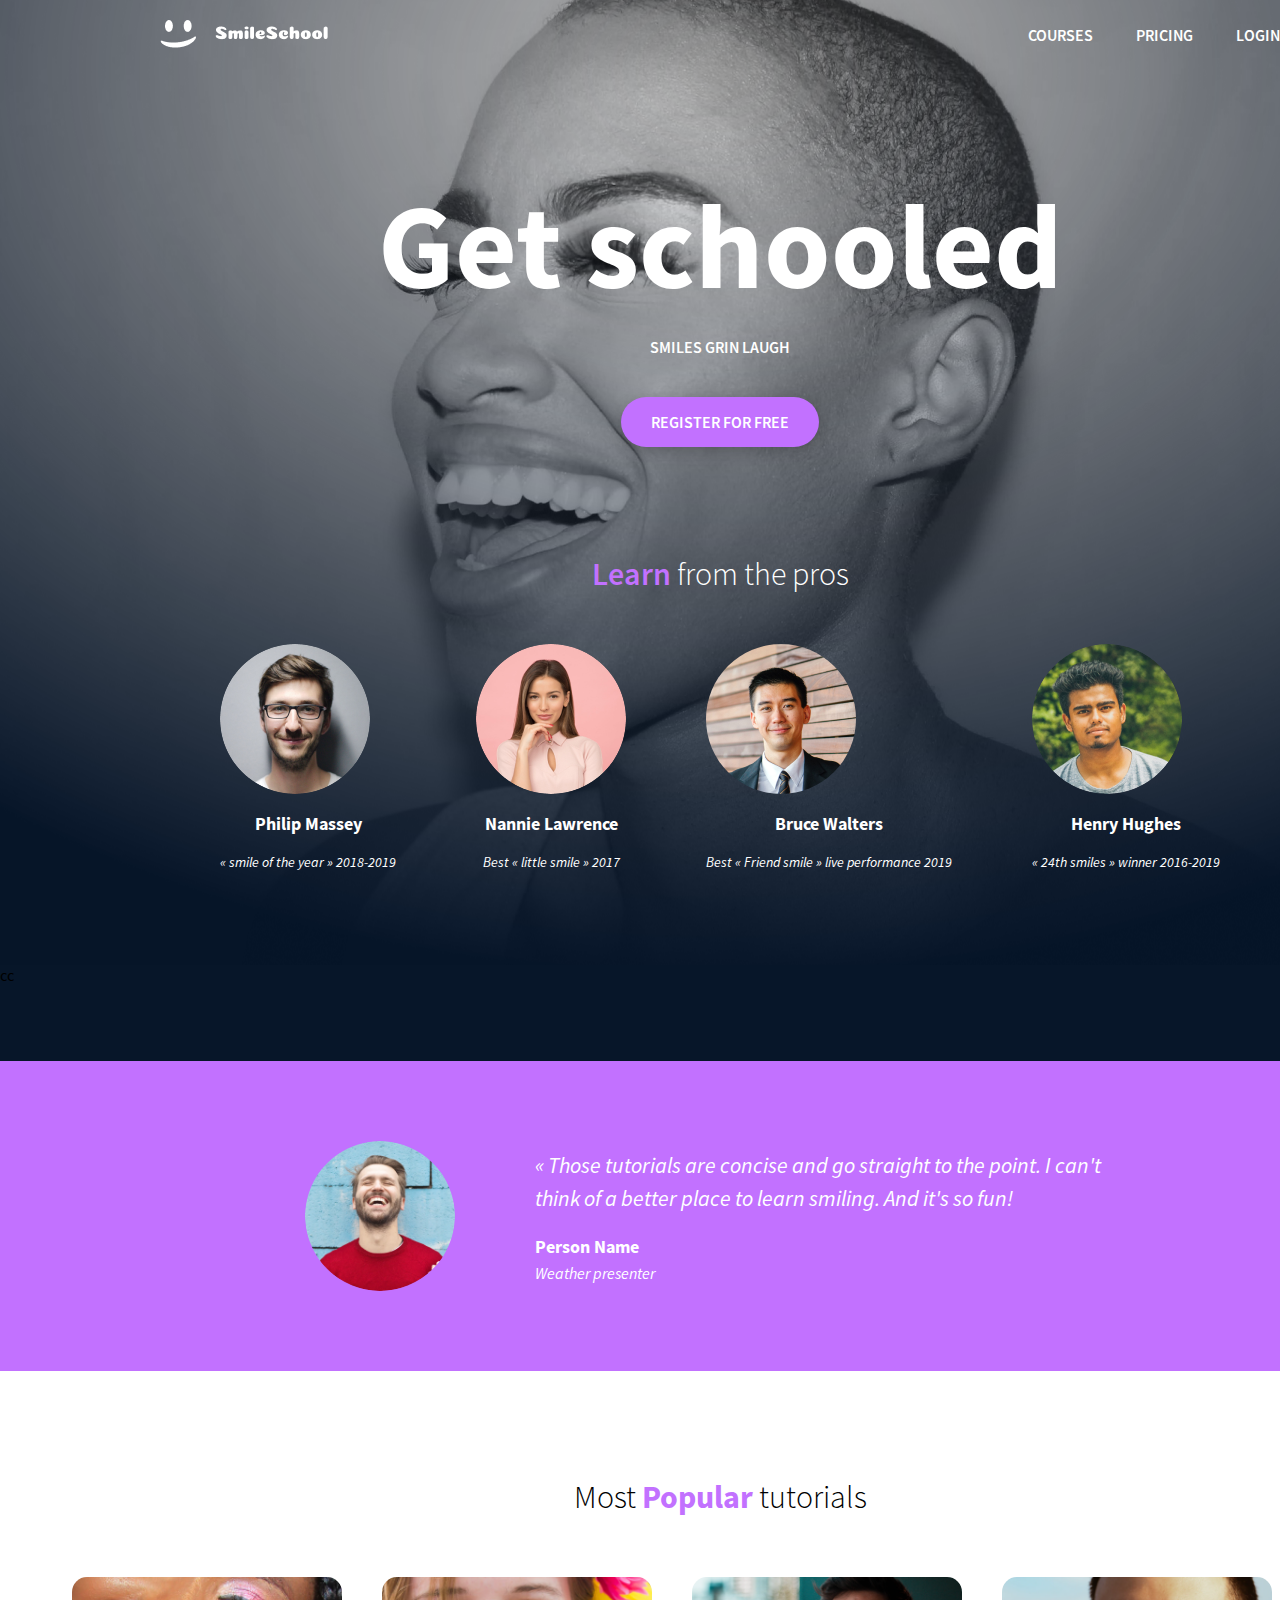
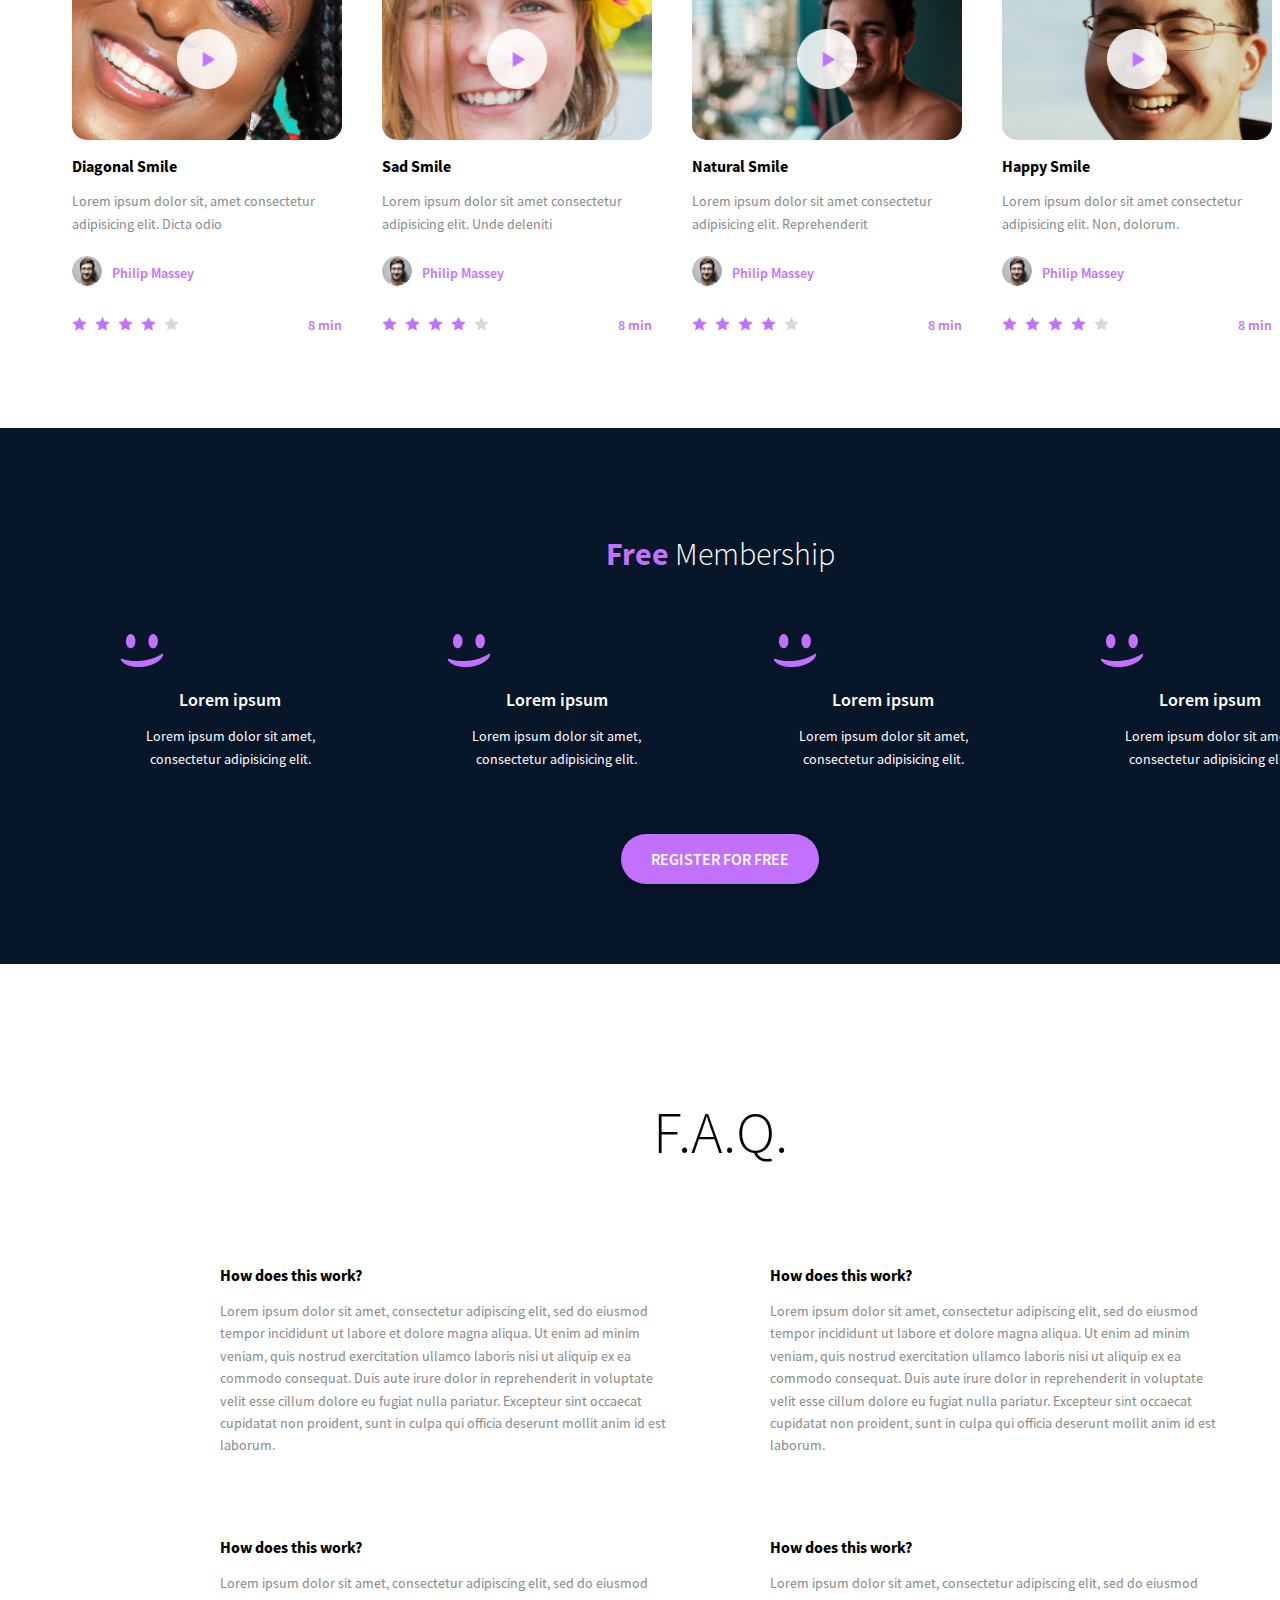
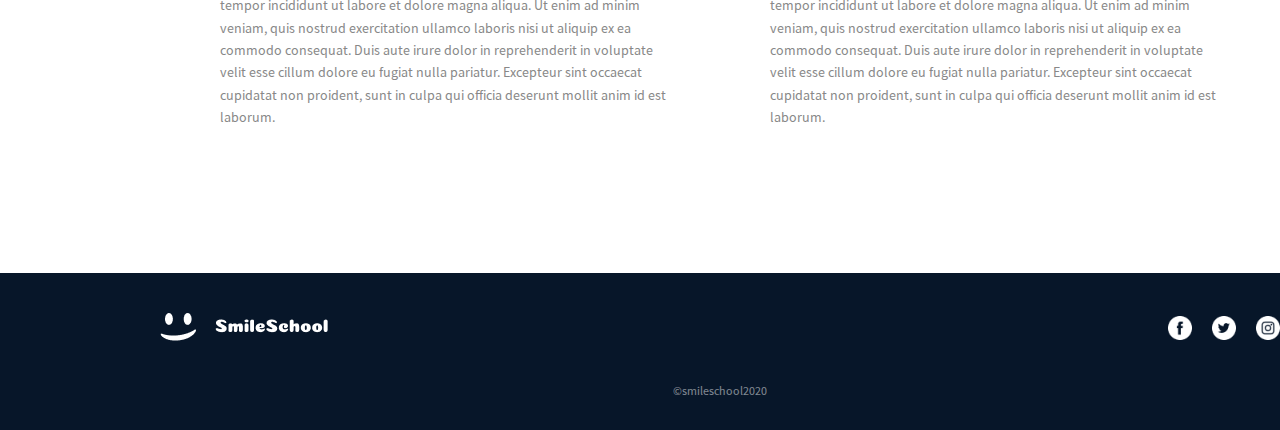
<file: css_advanced/index.html>
<!DOCTYPE html>
<html lang="en">
  <head>
    <meta charset="UTF-8" />
    <meta name="viewport" content="width=device-width, initial-scale=1.0" />
    <title>Homepage - CSS Advanced</title>
    <link rel="stylesheet" href="styles.css" />
  </head>
  <body>
    <!-- Navigation Section -->
    <div class="banner">
      <header>
        <img src="image/logo.png" alt="" class="logo" />
        <nav>
          <a href="">COURSES</a>
          <a href="">PRICING</a>
          <a href="">LOGIN</a>
        </nav>
      </header>

      <!-- Header Section -->
      <div class="main">
        <section class="main1">
          <div>
            <h1>Get schooled</h1>
            <p class="sgl">SMILES GRIN LAUGH</p>
            <button class="first-button">REGISTER FOR FREE</button>
          </div>
          <div class="pro-sect">
            <h2 class="heading2">
              <span class="learn">Learn</span> from the pros
            </h2>
            <div class="pros">
              <div>
                <img src="image/1.png" alt="portrait-photo" />
                <h3 class="name">Philip Massey</h3>
                <p class="pro-content">« smile of the year » 2018-2019</p>
              </div>
              <div>
                <img src="image/3.png" alt="portrait-photo" />
                <h3 class="name">Nannie Lawrence</h3>
                <p class="pro-content">Best « little smile » 2017</p>
              </div>
              <div>
                <img
                  src="image/2.png"
                  alt="portrait-photo"
                  style="border-radius: 50%"
                />
                <h3 class="name">Bruce Walters</h3>
                <p class="pro-content">
                  Best « Friend smile » live performance 2019
                </p>
              </div>
              <div>
                <img src="image/4.png" alt="portrait-photo" />
                <h3 class="name">Henry Hughes</h3>
                <p class="pro-content">« 24th smiles » winner 2016-2019</p>
              </div>
            </div>
          </div>
        </section>
      </div>
    </div>
    <div class="blank">cc</div>

    <main>
      <!-- Testimonial Section -->
      <section id="testimonial-section">
        <div class="testimonial">
          <div>
            <img src="image/5.png" alt="smiling face" />
          </div>
          <div class="qcontent">
            <cite
              >« Those tutorials are concise and go straight to the point. I
              can't think of a better place to learn smiling. And it's so
              fun!</cite
            >
            <p class="qname">Person Name</p>
            <i class="qtitle">Weather presenter</i>
          </div>
        </div>
      </section>

      <!-- Tutorial Section -->
      <section class="tutorial-section">
        <h2 class="thead">
          Most <span class="popular">Popular</span> tutorials
        </h2>
        <div class="tutorial">
          <div class="smile">
            <div class="img-parent">
              <img src="image/9.png" alt="" class="image1" />
              <img src="image/play.png" alt="" class="image2" />
            </div>
            <div class="tutorial-content">
              <h3>Diagonal Smile</h3>
              <p class="lorem">
                Lorem ipsum dolor sit, amet consectetur adipisicing elit. Dicta
                odio
              </p>
              <div class="tutor">
                <img src="image/1(1).png" alt="" class="tutor-img" />
                <h3 class="tname">Philip Massey</h3>
              </div>
              <div class="rate-time">
                <img src="image/rating.png" alt="" class="rate" />
                <p class="time">8 min</p>
              </div>
            </div>
          </div>
          <div class="smile">
            <div class="img-parent">
              <img src="image/7.png" alt="" class="image1" />
              <img src="image/play.png" alt="" class="image2" />
            </div>
            <div class="tutorial-content">
              <h3>Sad Smile</h3>
              <p class="lorem">
                Lorem ipsum dolor sit amet consectetur adipisicing elit. Unde
                deleniti
              </p>
              <div class="tutor">
                <img src="image/1.png" alt="" class="tutor-img" />
                <h3 class="tname">Philip Massey</h3>
              </div>
              <div class="rate-time">
                <img src="image/rating.png" alt="" class="rate" />
                <p class="time">8 min</p>
              </div>
            </div>
          </div>
          <div class="smile">
            <div class="img-parent">
              <img src="image/8.png" alt="" class="image1" />
              <img src="image/play.png" alt="" class="image2" />
            </div>
            <div class="tutorial-content">
              <h3>Natural Smile</h3>
              <p class="lorem">
                Lorem ipsum dolor sit amet consectetur adipisicing elit.
                Reprehenderit
              </p>
              <div class="tutor">
                <img src="image/1(1).png" alt="" class="tutor-img" />
                <h3 class="tname">Philip Massey</h3>
              </div>
              <div class="rate-time">
                <img src="image/rating.png" alt="" class="rate" />
                <p class="time">8 min</p>
              </div>
            </div>
          </div>
          <div class="smile">
            <div class="img-parent">
              <img src="image/6.png" alt="" class="image1" />
              <img src="image/play.png" alt="" class="image2" />
            </div>
            <div class="tutorial-content">
              <h3>Happy Smile</h3>
              <p class="lorem">
                Lorem ipsum dolor sit amet consectetur adipisicing elit. Non,
                dolorum.
              </p>
              <div class="tutor">
                <img src="image/1(1).png" alt="" class="tutor-img" />
                <h3 class="tname">Philip Massey</h3>
              </div>
              <div class="rate-time">
                <img src="image/rating.png" alt="" class="rate" />
                <p class="time">8 min</p>
              </div>
            </div>
          </div>
        </div>
      </section>

      <!-- Membership Section -->
      <section class="membership-section">
        <h2 class="mhead"><span class="free">Free</span> Membership</h2>
        <div class="membership-content">
          <div class="membership">
            <img src="image/smile(1).png" alt="" />
            <h3 class="mshead">Lorem ipsum</h3>
            <p class="mscon">
              Lorem ipsum dolor sit amet, consectetur adipisicing elit.
            </p>
          </div>
          <div class="membership">
            <img src="image/smile(1).png" alt="" />
            <h3 class="mshead">Lorem ipsum</h3>
            <p class="mscon">
              Lorem ipsum dolor sit amet, consectetur adipisicing elit.
            </p>
          </div>
          <div class="membership">
            <img src="image/smile(1).png" alt="" />
            <h3 class="mshead">Lorem ipsum</h3>
            <p class="mscon">
              Lorem ipsum dolor sit amet, consectetur adipisicing elit.
            </p>
          </div>
          <div class="membership">
            <img src="image/smile(1).png" alt="" />
            <h3 class="mshead">Lorem ipsum</h3>
            <p class="mscon">
              Lorem ipsum dolor sit amet, consectetur adipisicing elit.
            </p>
          </div>
        </div>
        <button class="mbutton" type="submit">REGISTER FOR FREE</button>
      </section>

      <!-- F.A.Q Section -->
      <section class="faq-section">
        <h2 class="faqhead">F.A.Q.</h2>
        <div class="faq">
          <div class="faq-sec">
            <h3 class="fhead">How does this work?</h3>
            <p class="faq-con">
              Lorem ipsum dolor sit amet, consectetur adipiscing elit, sed do
              eiusmod tempor incididunt ut labore et dolore magna aliqua. Ut
              enim ad minim veniam, quis nostrud exercitation ullamco laboris
              nisi ut aliquip ex ea commodo consequat. Duis aute irure dolor in
              reprehenderit in voluptate velit esse cillum dolore eu fugiat
              nulla pariatur. Excepteur sint occaecat cupidatat non proident,
              sunt in culpa qui officia deserunt mollit anim id est laborum.
            </p>
          </div>
          <div class="faq-sec">
            <h3 class="fhead">How does this work?</h3>
            <p class="faq-con">
              Lorem ipsum dolor sit amet, consectetur adipiscing elit, sed do
              eiusmod tempor incididunt ut labore et dolore magna aliqua. Ut
              enim ad minim veniam, quis nostrud exercitation ullamco laboris
              nisi ut aliquip ex ea commodo consequat. Duis aute irure dolor in
              reprehenderit in voluptate velit esse cillum dolore eu fugiat
              nulla pariatur. Excepteur sint occaecat cupidatat non proident,
              sunt in culpa qui officia deserunt mollit anim id est laborum.
            </p>
          </div>
        </div>
        <div class="faq">
          <div class="faq-sec">
            <h3 class="fhead">How does this work?</h3>
            <p class="faq-con">
              Lorem ipsum dolor sit amet, consectetur adipiscing elit, sed do
              eiusmod tempor incididunt ut labore et dolore magna aliqua. Ut
              enim ad minim veniam, quis nostrud exercitation ullamco laboris
              nisi ut aliquip ex ea commodo consequat. Duis aute irure dolor in
              reprehenderit in voluptate velit esse cillum dolore eu fugiat
              nulla pariatur. Excepteur sint occaecat cupidatat non proident,
              sunt in culpa qui officia deserunt mollit anim id est laborum.
            </p>
          </div>
          <div class="faq-sec">
            <h3 class="fhead">How does this work?</h3>
            <p class="faq-con">
              Lorem ipsum dolor sit amet, consectetur adipiscing elit, sed do
              eiusmod tempor incididunt ut labore et dolore magna aliqua. Ut
              enim ad minim veniam, quis nostrud exercitation ullamco laboris
              nisi ut aliquip ex ea commodo consequat. Duis aute irure dolor in
              reprehenderit in voluptate velit esse cillum dolore eu fugiat
              nulla pariatur. Excepteur sint occaecat cupidatat non proident,
              sunt in culpa qui officia deserunt mollit anim id est laborum.
            </p>
          </div>
        </div>
      </section>
    </main>

    <!-- Footer Section -->
    <footer class="footer">
      <div class="footer-content">
        <img src="image/logo.png" alt="SmileSchool Logo" class="footer-logo" />
        <div class="social-icons">
          <a href="#">
            <img src="image/Facebook_White-1.png" alt="Facebook" />
          </a>
          <a href="#">
            <img src="image/Twitter_White-1.png" alt="Twitter" />
          </a>
          <a href="#">
            <img src="image/Instagram_White-1.png" alt="Instagram" />
          </a>
        </div>
      </div>
      <p class="copyright">©smileschool2020</p>
    </footer>
  </body>
</html>
</file>
<file: css_advanced/styles.css>
/* font face */

@font-face {
  font-family: "source-sans-pro";
  src: url("source-sans-pro/SourceSansPro-Black.otf");
  font-weight: 900;
  font-style: normal;
}

@font-face {
  font-family: "source-sans-pro";
  src: url("source-sans-pro/SourceSansPro-Regular.otf");
  font-weight: normal;
  font-style: normal;
}

@font-face {
  font-family: "source-sans-pro";
  src: url("source-sans-pro/SourceSansPro-BlackIt.otf");
  font-weight: 900;
  font-style: italic;
}

@font-face {
  font-family: "source-sans-pro";
  src: url("source-sans-pro/SourceSansPro-Bold.otf");
  font-weight: bold;
  font-style: normal;
}

@font-face {
  font-family: "source-sans-pro";
  src: url("source-sans-pro/SourceSansPro-BoldIt.otf");
  font-weight: bold;
  font-style: italic;
}

@font-face {
  font-family: "source-sans-pro";
  src: url("source-sans-pro/SourceSansPro-ExtraLight.otf");
  font-weight: 200;
  font-style: normal;
}

@font-face {
  font-family: "source-sans-pro";
  src: url("source-sans-pro/SourceSansPro-ExtraLightIt.otf");
  font-weight: 200;
  font-style: italic;
}

@font-face {
  font-family: "source-sans-pro";
  src: url("source-sans-pro/SourceSansPro-It.otf");
  font-weight: normal;
  font-style: italic;
}

@font-face {
  font-family: "source-sans-pro";
  src: url("source-sans-pro/SourceSansPro-Light.otf");
  font-weight: 300;
  font-style: normal;
}

@font-face {
  font-family: "source-sans-pro";
  src: url("source-sans-pro/SourceSansPro-LightIt.otf");
  font-weight: 300;
  font-style: italic;
}

@font-face {
  font-family: "source-sans-pro";
  src: url("source-sans-pro/SourceSansPro-Semibold.otf");
  font-weight: 600;
  font-style: normal;
}

@font-face {
  font-family: "source-sans-pro";
  src: url("source-sans-pro/SourceSansPro-SemiboldIt.otf");
  font-weight: 600;
  font-style: italic;
}

/* Variables */

:root {
  --color-primary: #c271ff;
  --color-light-black: #071629;
  --color-white: #ffffff;
  --color-black: #000000;
  --color-gray: #d8d8d8;
  --radial-gradient: #29303d00, #071629;

  --primary-text-color: var(--color-white);
  --secondary-text-color: var(--color-black);

  --font-family-base: "Source Sans Pro";
  --font-align: center;
  --font-style: normal;

  --header-width: 68.96rem;
  --header-height: 1.84rem;
  --header-font-family: var(--font-family-base);
  --header-font-size: 0.93rem;
  --header-menu-height: 0.75rem;
  --header-menu-font-weight: 700;
  --header-menu-line-height: normal;
  --header-menu-font-style: var(--font-style);
  --header-font-color: var(--color-white);

  --logo-width: 10.44rem;
  --logo-height: 1.84rem;

  --link-text-color: var(--color-white);
  --link-text-decoration: none;

  --main-text-color: var(--color-white);
  --main-font-family: var(--font-family-base);
  --main-heading-font-size: 7.5rem;

  --button-font-size: 1rem;
  --button-background-color: var(--color-primary);
  --button-font-weight: 600;
  --button-font-style: var(--font-style);
  --button-line-height: normal;
  --button-box-shadow: 0px 2px 20px 0px rgba(0, 0, 0, 0.5);
  --button-text-color: var(--color-white);
  --button-border-radius: 50px;
}

/* Base */

*,
*:before,
*:after {
  box-sizing: border-box;
}

html {
  scroll-behavior: smooth;
  font-family: "source-sans-pro";
}

body {
  font-family: var(--font-family-base);
  min-width: 90rem;
  margin: 0px;
  padding: 0px;
  font-family: "source-sans-pro";
  max-width: 1200px;
  margin: 0 auto;
  width: 100%;
  overflow-x: hidden;
}

button {
  text-align: var(--font-align);
  background-color: var(--button-background-color);
  color: var(--button-text-color);
  padding: 1rem 2rem;
  border-radius: var(--button-border-radius);
  box-shadow: var(--button-box-shadow);
  border: none;
  font-size: var(--button-font-size);
  font-weight: 600;
  font-family: "source-sans-pro";
}

/* Header And Banner */

.banner {
  background-image: url("image/Object.png");
  background-size: cover;
  background-position: center;
  padding: 20px 0 80px;
  color: #fff;
  text-align: center;
}

header {
  display: flex;
  justify-content: space-between;
  align-items: center;
  max-width: 1200px;
  margin: 0 auto 120px auto;
  padding: 0 40px;
}

.logo {
  height: 30px;
}

header nav a {
  color: #fff;
  text-decoration: none;
  margin-left: 40px;
  font-weight: 600;
}

.main1 h1 {
  font-size: 120px;
  font-weight: 700;
  margin-bottom: 10px;
}

.main1 .sgl {
  font-weight: 600;
  margin-bottom: 40px;
}

.first-button {
  background-color: #c271ff;
  color: #fff;
  border: none;
  padding: 15px 30px;
  border-radius: 25px;
  font-weight: 600;
  cursor: pointer;
  box-shadow: 0 4px 15px rgba(0, 0, 0, 0.2);
  margin-bottom: 80px;
}

.pro-sect h2 {
  font-size: 32px;
  font-weight: 300;
  margin-bottom: 50px;
}

.pro-sect .learn {
  font-weight: 600;
  color: #c271ff;
}

.pros {
  display: flex;
  justify-content: center;
  gap: 80px;
  max-width: 1000px;
  margin: 0 auto;
}

.pros > div {
  text-align: center;
}

.pros img {
  width: 150px;
  height: 150px;
  border-radius: 50%;
  object-fit: cover;
  margin-bottom: 10px;
}

.pros .name {
  font-weight: 700;
  font-size: 18px;
}

.pros .pro-content {
  font-style: italic;
  font-size: 14px;
}

.blank {
  background-color: #071629;
  width: 100%;
  margin-top: 0rem;
  padding-top: 0rem;
  height: 6rem;
}

/* TESTIMONIAL SECTION */

#testimonial-section {
  background-color: #c271ff;
  padding: 80px 40px;
  color: #fff;
}

.testimonial {
  display: flex;
  align-items: center;
  justify-content: center;
  gap: 80px;
  max-width: 900px;
  margin: 0 auto;
}

.testimonial img {
  width: 150px;
  height: 150px;
  border-radius: 50%;
  object-fit: cover;
}

.qcontent {
  max-width: 600px;
}

.qcontent cite {
  font-size: 22px;
  font-weight: 400;
  line-height: 1.5;
  display: block;
  margin-bottom: 20px;
}

.qcontent .qname {
  font-weight: 700;
  font-size: 18px;
  margin-bottom: 5px;
}

.qcontent .qtitle {
  font-style: italic;
}

/* Tutorial Section */
.tutorial-section {
  padding: 80px 40px;
  background-color: #fff;
  text-align: center;
}

.thead {
  font-size: 32px;
  font-weight: 300;
  margin-bottom: 60px;
}

.thead .popular {
  font-weight: 700;
  color: #c271ff;
}

.tutorial {
  display: flex;
  justify-content: space-between;
  flex-wrap: wrap;
  gap: 30px;
  max-width: 1200px;
  width: 90%;
  margin-left: 2.5vw;
}

.smile {
  width: 270px;
  text-align: left;
}

.img-parent {
  position: relative;
  margin-bottom: 15px;
}

.image1 {
  width: 100%;
  height: auto;
  border-radius: 15px;
}

.image2 {
  position: absolute;
  top: 50%;
  left: 50%;
  transform: translate(-50%, -50%);
  width: 60px;
  height: auto;
}

.tutorial-content h3 {
  font-size: 16px;
  font-weight: 700;
  margin-bottom: 10px;
}

.tutorial-content .lorem {
  font-size: 14px;
  color: #888;
  margin-bottom: 15px;
  line-height: 1.6;
}

.tutor {
  display: flex;
  align-items: center;
  gap: 10px;
  margin-bottom: 10px;
}

.tutor-img {
  width: 30px;
  height: 30px;
  border-radius: 50%;
}

.tutor .tname {
  font-size: 14px;
  color: #c271ff;
  font-weight: 600;
}

.rate-time {
  display: flex;
  justify-content: space-between;
  align-items: center;
}

.rate-time .rate {
  height: 15px;
  width: auto;
}

.rate-time .time {
  font-size: 14px;
  color: #c271ff;
  font-weight: 600;
}

/* Footer Styles */
.footer {
  background-color: #071629;
  padding: 40px 0 20px;
  color: #fff;
}

.footer-content {
  display: flex;
  justify-content: space-between;
  align-items: center;
  max-width: 1200px;
  margin: 0 auto;
  padding: 0 40px;
}

.footer-logo {
  height: 30px;
  width: auto;
}

.social-icons {
  display: flex;
  align-items: center;
  gap: 20px;
}

.social-icons img {
  height: 24px;
  width: auto;
}

.copyright {
  text-align: center;
  margin-top: 40px;
  color: rgba(255, 255, 255, 0.5);
  font-size: 12px;
}

img,
video {
  max-width: 100%;
  height: auto;
  display: block;
}

/* Membership Section */
.membership-section {
  background-color: #071629;
  padding: 80px 40px;
  text-align: center;
  color: #fff;
}

.mhead {
  font-size: 32px;
  font-weight: 300;
  margin-bottom: 60px;
}

.mhead .free {
  font-weight: 700;
  color: #c271ff;
}

.membership-content {
  display: flex;
  justify-content: space-between;
  flex-wrap: wrap;
  gap: 60px;
  max-width: 1200px;
  margin: 0 auto 50px auto;
}

.membership {
  width: 220px;
}

.membership img {
  width: 45px;
  height: auto;
  margin-bottom: 15px;
}

.mshead {
  font-size: 18px;
  font-weight: 600;
  margin-bottom: 10px;
}

.mscon {
  font-size: 14px;
  line-height: 1.6;
}

.mbutton {
  background-color: #c271ff;
  color: #fff;
  border: none;
  padding: 15px 30px;
  border-radius: 25px;
  font-weight: 600;
  cursor: pointer;
  box-shadow: 0 4px 15px rgba(0, 0, 0, 0.2);
}

/* F.A.Q Section */
.faq-section {
  padding: 80px 40px;
  background-color: #fff;
}

.faqhead {
  text-align: center;
  font-size: 60px;
  font-weight: 300;
  margin-bottom: 80px;
}

.faq {
  display: flex;
  justify-content: center;
  gap: 100px;
  max-width: 1000px;
  margin: 0 auto 50px auto;
}

.faq-sec {
  width: 45%;
}

.fhead {
  font-size: 16px;
  font-weight: 700;
  margin-bottom: 15px;
}

.faq-con {
  font-size: 14px;
  color: #888;
  line-height: 1.6;
}
</file>
